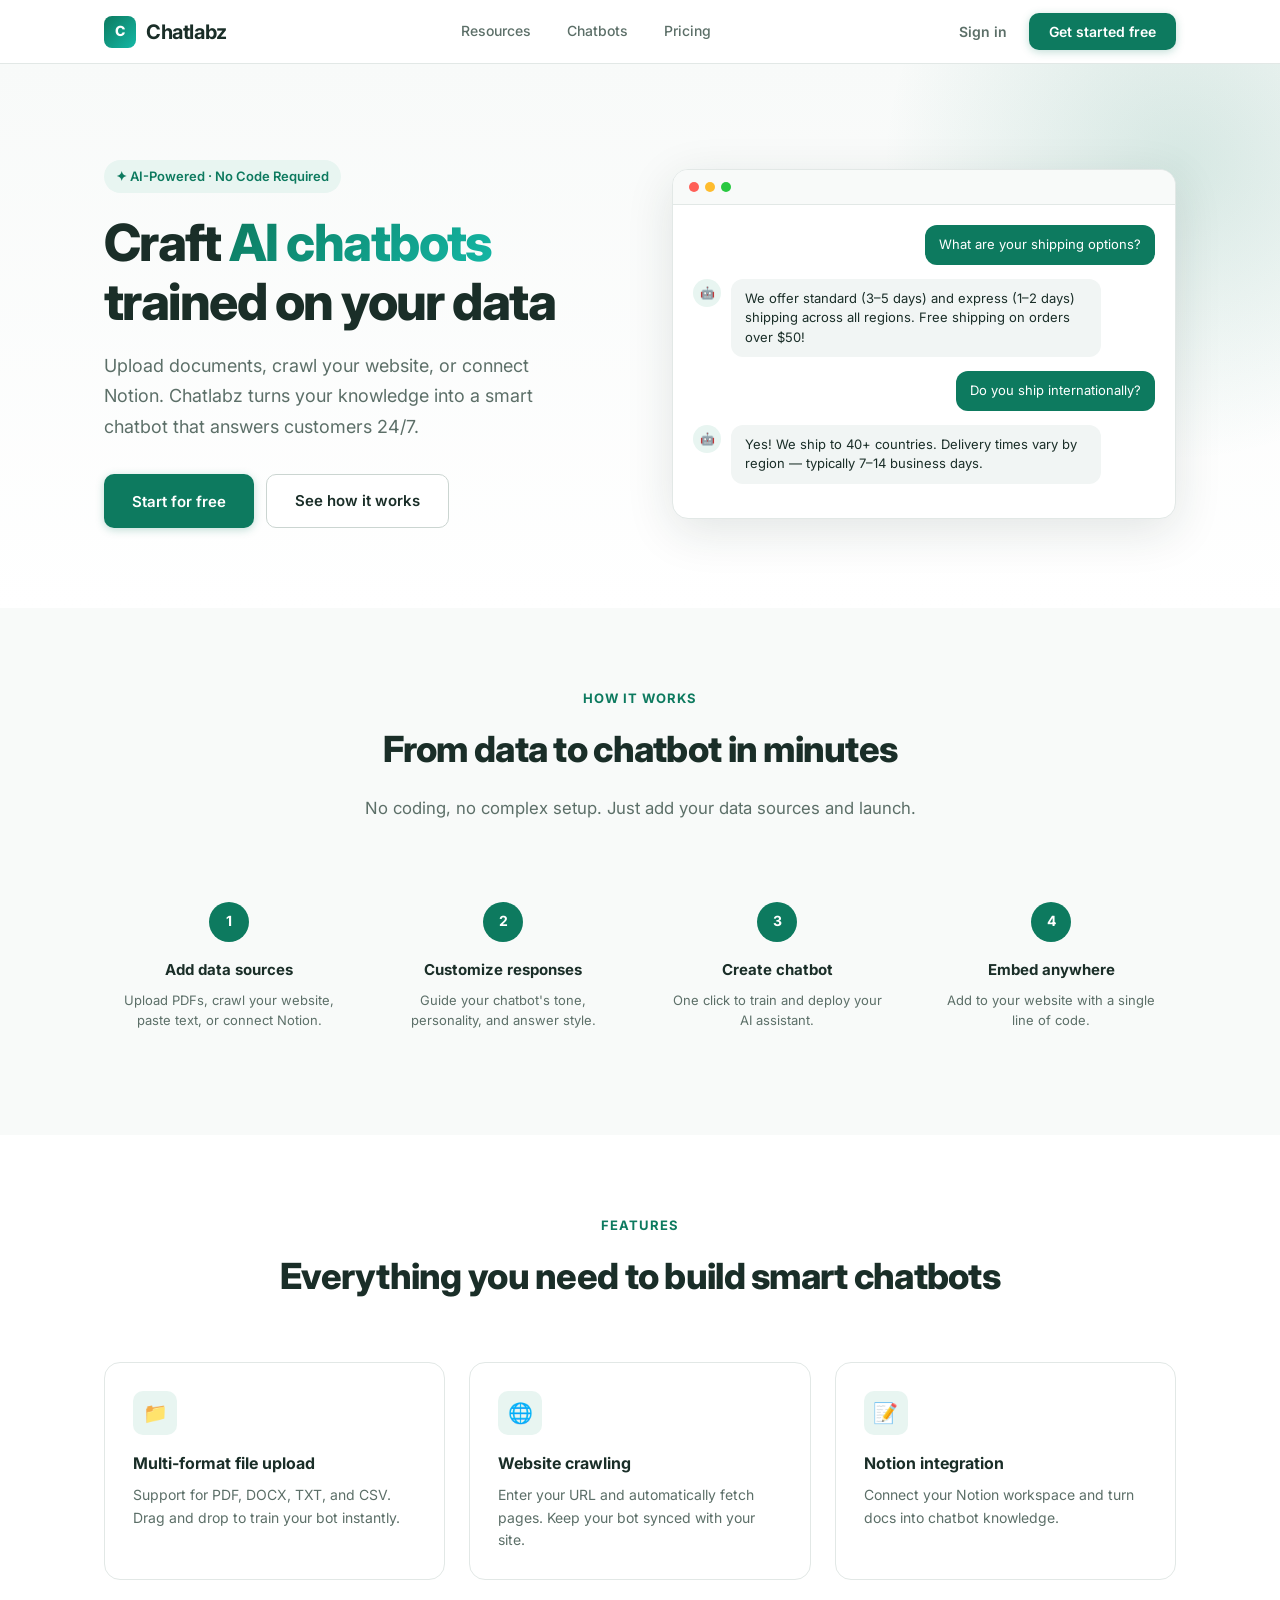
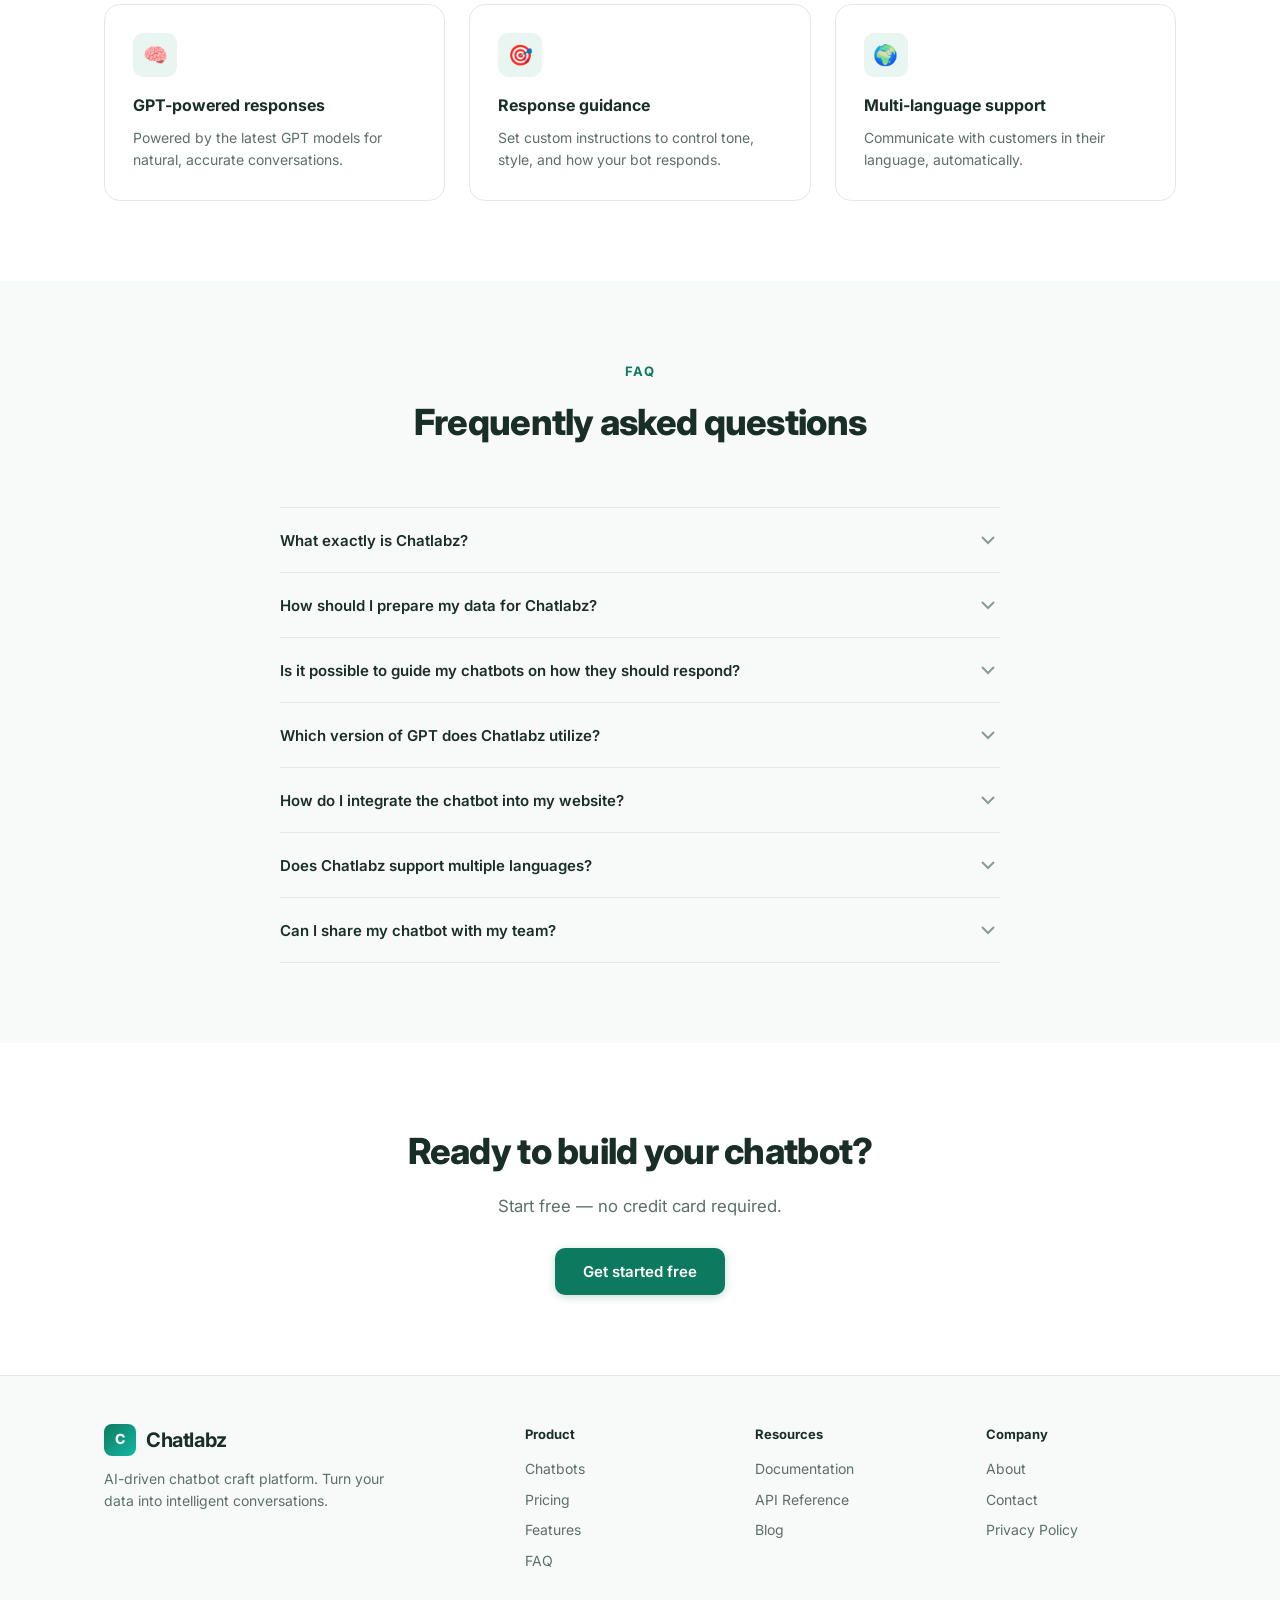
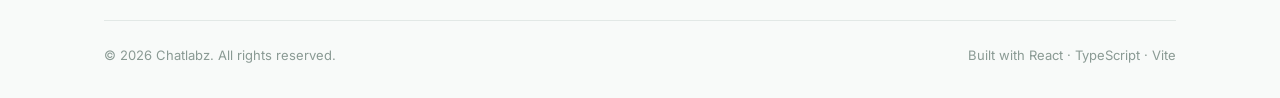
<file: index.html>
<!DOCTYPE html>
<html lang="en">
<head>
	<meta charset="UTF-8">
	<meta name="viewport" content="width=device-width, initial-scale=1.0">
	<title>Chatlabz — AI Chatbot Craft Platform</title>
	<meta name="description" content="Build custom AI chatbots trained on your data. Upload files, crawl websites, connect Notion — no code required.">
	<link rel="preconnect" href="https://fonts.googleapis.com">
	<link href="https://fonts.googleapis.com/css2?family=Inter:wght@400;500;600;700;800&display=swap" rel="stylesheet">
	<link rel="stylesheet" href="css/style.css">
</head>
<body>

<header class="site-header">
	<div class="container site-header__inner">
		<a href="index.html" class="logo">
			<span class="logo__icon">C</span>
			Chatlabz
		</a>
		<nav class="site-nav">
			<a href="#resources">Resources</a>
			<a href="dashboard.html">Chatbots</a>
			<a href="pricing.html">Pricing</a>
		</nav>
		<div class="site-header__actions">
			<button class="btn btn--ghost" data-open-signin>Sign in</button>
			<button class="btn btn--primary" data-open-signin>Get started free</button>
		</div>
	</div>
</header>

<main>
	<section class="hero">
		<div class="container hero__grid">
			<div class="hero__content">
				<div class="hero__badge">✦ AI-Powered · No Code Required</div>
				<h1 class="hero__title">Craft <span>AI chatbots</span> trained on your data</h1>
				<p class="hero__desc">Upload documents, crawl your website, or connect Notion. Chatlabz turns your knowledge into a smart chatbot that answers customers 24/7.</p>
				<div class="hero__cta">
					<button class="btn btn--primary btn--lg" data-open-signin>Start for free</button>
					<a href="#how-it-works" class="btn btn--outline btn--lg">See how it works</a>
				</div>
			</div>
			<div class="hero__visual">
				<div class="hero__mockup">
					<div class="mockup-bar">
						<span class="mockup-dot"></span>
						<span class="mockup-dot"></span>
						<span class="mockup-dot"></span>
					</div>
					<div class="mockup-body">
						<div class="chat-msg chat-msg--user">
							<div class="chat-bubble">What are your shipping options?</div>
						</div>
						<div class="chat-msg chat-msg--bot">
							<div class="chat-avatar">🤖</div>
							<div class="chat-bubble">We offer standard (3–5 days) and express (1–2 days) shipping across all regions. Free shipping on orders over $50!</div>
						</div>
						<div class="chat-msg chat-msg--user">
							<div class="chat-bubble">Do you ship internationally?</div>
						</div>
						<div class="chat-msg chat-msg--bot">
							<div class="chat-avatar">🤖</div>
							<div class="chat-bubble">Yes! We ship to 40+ countries. Delivery times vary by region — typically 7–14 business days.</div>
						</div>
					</div>
				</div>
			</div>
		</div>
	</section>

	<section class="section section--muted" id="how-it-works">
		<div class="container">
			<div class="section__header">
				<p class="section__label">How it works</p>
				<h2 class="section__title">From data to chatbot in minutes</h2>
				<p class="section__desc">No coding, no complex setup. Just add your data sources and launch.</p>
			</div>
			<div class="steps">
				<div class="step-card">
					<div class="step-card__num">1</div>
					<h3 class="step-card__title">Add data sources</h3>
					<p class="step-card__text">Upload PDFs, crawl your website, paste text, or connect Notion.</p>
				</div>
				<div class="step-card">
					<div class="step-card__num">2</div>
					<h3 class="step-card__title">Customize responses</h3>
					<p class="step-card__text">Guide your chatbot's tone, personality, and answer style.</p>
				</div>
				<div class="step-card">
					<div class="step-card__num">3</div>
					<h3 class="step-card__title">Create chatbot</h3>
					<p class="step-card__text">One click to train and deploy your AI assistant.</p>
				</div>
				<div class="step-card">
					<div class="step-card__num">4</div>
					<h3 class="step-card__title">Embed anywhere</h3>
					<p class="step-card__text">Add to your website with a single line of code.</p>
				</div>
			</div>
		</div>
	</section>

	<section class="section" id="resources">
		<div class="container">
			<div class="section__header">
				<p class="section__label">Features</p>
				<h2 class="section__title">Everything you need to build smart chatbots</h2>
			</div>
			<div class="features-grid">
				<article class="feature-card">
					<div class="feature-card__icon">📁</div>
					<h3 class="feature-card__title">Multi-format file upload</h3>
					<p class="feature-card__text">Support for PDF, DOCX, TXT, and CSV. Drag and drop to train your bot instantly.</p>
				</article>
				<article class="feature-card">
					<div class="feature-card__icon">🌐</div>
					<h3 class="feature-card__title">Website crawling</h3>
					<p class="feature-card__text">Enter your URL and automatically fetch pages. Keep your bot synced with your site.</p>
				</article>
				<article class="feature-card">
					<div class="feature-card__icon">📝</div>
					<h3 class="feature-card__title">Notion integration</h3>
					<p class="feature-card__text">Connect your Notion workspace and turn docs into chatbot knowledge.</p>
				</article>
				<article class="feature-card">
					<div class="feature-card__icon">🧠</div>
					<h3 class="feature-card__title">GPT-powered responses</h3>
					<p class="feature-card__text">Powered by the latest GPT models for natural, accurate conversations.</p>
				</article>
				<article class="feature-card">
					<div class="feature-card__icon">🎯</div>
					<h3 class="feature-card__title">Response guidance</h3>
					<p class="feature-card__text">Set custom instructions to control tone, style, and how your bot responds.</p>
				</article>
				<article class="feature-card">
					<div class="feature-card__icon">🌍</div>
					<h3 class="feature-card__title">Multi-language support</h3>
					<p class="feature-card__text">Communicate with customers in their language, automatically.</p>
				</article>
			</div>
		</div>
	</section>

	<section class="section section--muted" id="faq">
		<div class="container">
			<div class="section__header">
				<p class="section__label">FAQ</p>
				<h2 class="section__title">Frequently asked questions</h2>
			</div>
			<div class="faq">
				<div class="faq-item">
					<button class="faq-question" aria-expanded="false">
						What exactly is Chatlabz?
						<svg class="faq-question__icon" viewBox="0 0 24 24" fill="none" stroke="currentColor" stroke-width="2"><path d="M6 9l6 6 6-6"/></svg>
					</button>
					<div class="faq-answer">
						<div class="faq-answer__inner">Chatlabz is an AI-driven chatbot craft platform that lets you build custom chatbots trained on your own data — documents, websites, and knowledge bases — without writing any code.</div>
					</div>
				</div>
				<div class="faq-item">
					<button class="faq-question" aria-expanded="false">
						How should I prepare my data for Chatlabz?
						<svg class="faq-question__icon" viewBox="0 0 24 24" fill="none" stroke="currentColor" stroke-width="2"><path d="M6 9l6 6 6-6"/></svg>
					</button>
					<div class="faq-answer">
						<div class="faq-answer__inner">Simply upload your files (PDF, DOCX, TXT, CSV), paste text directly, crawl your website URLs, or connect your Notion workspace. Chatlabz automatically processes and indexes your content for the chatbot to reference.</div>
					</div>
				</div>
				<div class="faq-item">
					<button class="faq-question" aria-expanded="false">
						Is it possible to guide my chatbots on how they should respond?
						<svg class="faq-question__icon" viewBox="0 0 24 24" fill="none" stroke="currentColor" stroke-width="2"><path d="M6 9l6 6 6-6"/></svg>
					</button>
					<div class="faq-answer">
						<div class="faq-answer__inner">Yes. You can provide custom instructions to define your chatbot's personality, tone of voice, and response guidelines. This ensures consistent, on-brand answers across all conversations.</div>
					</div>
				</div>
				<div class="faq-item">
					<button class="faq-question" aria-expanded="false">
						Which version of GPT does Chatlabz utilize?
						<svg class="faq-question__icon" viewBox="0 0 24 24" fill="none" stroke="currentColor" stroke-width="2"><path d="M6 9l6 6 6-6"/></svg>
					</button>
					<div class="faq-answer">
						<div class="faq-answer__inner">Chatlabz uses the latest GPT models from OpenAI, including GPT-4o, to deliver accurate and natural-sounding responses. The model is automatically selected based on your plan.</div>
					</div>
				</div>
				<div class="faq-item">
					<button class="faq-question" aria-expanded="false">
						How do I integrate the chatbot into my website?
						<svg class="faq-question__icon" viewBox="0 0 24 24" fill="none" stroke="currentColor" stroke-width="2"><path d="M6 9l6 6 6-6"/></svg>
					</button>
					<div class="faq-answer">
						<div class="faq-answer__inner">After creating your chatbot, you'll receive an embed code snippet. Simply paste it before the closing &lt;/body&gt; tag on your website. The chat widget will appear automatically on all pages.</div>
					</div>
				</div>
				<div class="faq-item">
					<button class="faq-question" aria-expanded="false">
						Does Chatlabz support multiple languages?
						<svg class="faq-question__icon" viewBox="0 0 24 24" fill="none" stroke="currentColor" stroke-width="2"><path d="M6 9l6 6 6-6"/></svg>
					</button>
					<div class="faq-answer">
						<div class="faq-answer__inner">Yes. Chatlabz supports 50+ languages. Your chatbot can detect the user's language and respond accordingly, regardless of the language your training data is in.</div>
					</div>
				</div>
				<div class="faq-item">
					<button class="faq-question" aria-expanded="false">
						Can I share my chatbot with my team?
						<svg class="faq-question__icon" viewBox="0 0 24 24" fill="none" stroke="currentColor" stroke-width="2"><path d="M6 9l6 6 6-6"/></svg>
					</button>
					<div class="faq-answer">
						<div class="faq-answer__inner">Absolutely. Invite team members to collaborate on chatbot training, review conversation logs, and manage multiple bots from a shared dashboard.</div>
					</div>
				</div>
			</div>
		</div>
	</section>

	<section class="section">
		<div class="container" style="text-align:center;">
			<h2 class="section__title" style="margin-bottom:12px;">Ready to build your chatbot?</h2>
			<p class="section__desc" style="margin:0 auto 28px;">Start free — no credit card required.</p>
			<button class="btn btn--primary btn--lg" data-open-signin>Get started free</button>
		</div>
	</section>
</main>

<footer class="site-footer">
	<div class="container">
		<div class="footer-grid">
			<div class="footer-brand">
				<a href="index.html" class="logo">
					<span class="logo__icon">C</span>
					Chatlabz
				</a>
				<p class="footer-brand__desc">AI-driven chatbot craft platform. Turn your data into intelligent conversations.</p>
			</div>
			<div class="footer-col">
				<h4 class="footer-col__title">Product</h4>
				<a href="dashboard.html">Chatbots</a>
				<a href="pricing.html">Pricing</a>
				<a href="#resources">Features</a>
				<a href="#faq">FAQ</a>
			</div>
			<div class="footer-col">
				<h4 class="footer-col__title">Resources</h4>
				<a href="#">Documentation</a>
				<a href="#">API Reference</a>
				<a href="#">Blog</a>
			</div>
			<div class="footer-col">
				<h4 class="footer-col__title">Company</h4>
				<a href="#">About</a>
				<a href="#">Contact</a>
				<a href="#">Privacy Policy</a>
			</div>
		</div>
		<div class="footer-bottom">
			<span>© 2026 Chatlabz. All rights reserved.</span>
			<span>Built with React · TypeScript · Vite</span>
		</div>
	</div>
</footer>

<!-- Sign-in Modal -->
<div class="modal-overlay" id="signin-modal" role="dialog" aria-modal="true" aria-labelledby="modal-title">
	<div class="modal" style="position:relative;">
		<button class="modal__close" data-close-modal aria-label="Close">✕</button>
		<h2 class="modal__title" id="modal-title">Sign in to continue to Chatlabz</h2>
		<p class="modal__subtitle">Build AI chatbots trained on your data</p>
		<button class="btn btn--google" id="google-signin">
			<svg width="18" height="18" viewBox="0 0 24 24"><path fill="#4285F4" d="M22.56 12.25c0-.78-.07-1.53-.2-2.25H12v4.26h5.92c-.26 1.37-1.04 2.53-2.21 3.31v2.77h3.57c2.08-1.92 3.28-4.74 3.28-8.09z"/><path fill="#34A853" d="M12 23c2.97 0 5.46-.98 7.28-2.66l-3.57-2.77c-.98.66-2.23 1.06-3.71 1.06-2.86 0-5.29-1.93-6.16-4.53H2.18v2.84C3.99 20.53 7.7 23 12 23z"/><path fill="#FBBC05" d="M5.84 14.09c-.22-.66-.35-1.36-.35-2.09s.13-1.43.35-2.09V7.07H2.18C1.43 8.55 1 10.22 1 12s.43 3.45 1.18 4.93l2.85-2.22.81-.62z"/><path fill="#EA4335" d="M12 5.38c1.62 0 3.06.56 4.21 1.64l3.15-3.15C17.45 2.09 14.97 1 12 1 7.7 1 3.99 3.47 2.18 7.07l3.66 2.84c.87-2.6 3.3-4.53 6.16-4.53z"/></svg>
			Continue with Google
		</button>
		<div class="modal__divider">or</div>
		<div class="form-group">
			<label class="form-label" for="signin-email">Email address</label>
			<input type="email" class="form-input" id="signin-email" placeholder="you@company.com">
		</div>
		<button class="btn btn--primary" id="email-signin" style="width:100%;padding:12px;">Sign in with Email</button>
	</div>
</div>

<script src="js/main.js"></script>
</body>
</html>
</file>
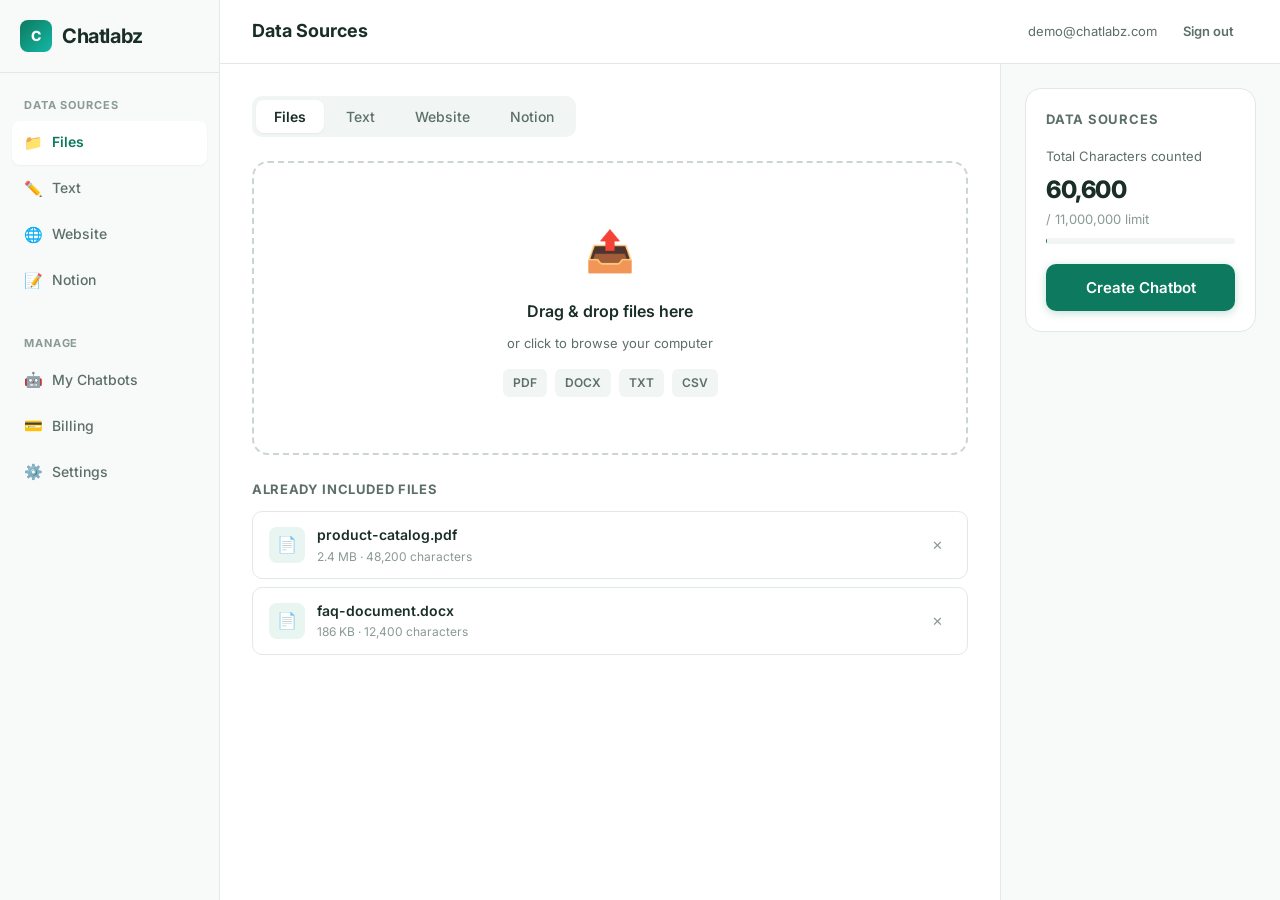
<file: dashboard.html>
<!DOCTYPE html>
<html lang="en">
<head>
	<meta charset="UTF-8">
	<meta name="viewport" content="width=device-width, initial-scale=1.0">
	<title>Dashboard — Chatlabz</title>
	<link rel="preconnect" href="https://fonts.googleapis.com">
	<link href="https://fonts.googleapis.com/css2?family=Inter:wght@400;500;600;700;800&display=swap" rel="stylesheet">
	<link rel="stylesheet" href="css/style.css">
</head>
<body>

<div class="dashboard">
	<aside class="dashboard-sidebar">
		<div class="dashboard-sidebar__header">
			<a href="index.html" class="logo">
				<span class="logo__icon">C</span>
				Chatlabz
			</a>
		</div>
		<nav class="dashboard-sidebar__nav">
			<p class="sidebar-label">Data Sources</p>
			<a href="#" class="sidebar-link is-active" data-source="files">
				<span class="sidebar-link__icon">📁</span> Files
			</a>
			<a href="#" class="sidebar-link" data-source="text">
				<span class="sidebar-link__icon">✏️</span> Text
			</a>
			<a href="#" class="sidebar-link" data-source="website">
				<span class="sidebar-link__icon">🌐</span> Website
			</a>
			<a href="#" class="sidebar-link" data-source="notion">
				<span class="sidebar-link__icon">📝</span> Notion
			</a>
			<p class="sidebar-label" style="margin-top:24px;">Manage</p>
			<a href="#" class="sidebar-link">
				<span class="sidebar-link__icon">🤖</span> My Chatbots
			</a>
			<a href="pricing.html" class="sidebar-link">
				<span class="sidebar-link__icon">💳</span> Billing
			</a>
			<a href="#" class="sidebar-link">
				<span class="sidebar-link__icon">⚙️</span> Settings
			</a>
		</nav>
	</aside>

	<div class="dashboard-main">
		<header class="dashboard-topbar">
			<h1 class="dashboard-topbar__title">Data Sources</h1>
			<div style="display:flex;align-items:center;gap:12px;">
				<span style="font-size:13px;color:var(--text-muted);">demo@chatlabz.com</span>
				<a href="index.html" class="btn btn--ghost btn--sm">Sign out</a>
			</div>
		</header>

		<div class="dashboard-body">
			<div class="dashboard-content">
				<div class="source-tabs">
					<button class="source-tab is-active" data-tab="files">Files</button>
					<button class="source-tab" data-tab="text">Text</button>
					<button class="source-tab" data-tab="website">Website</button>
					<button class="source-tab" data-tab="notion">Notion</button>
				</div>

				<!-- Files Panel -->
				<div class="source-panel is-active" id="panel-files">
					<div class="dropzone" id="dropzone">
						<div class="dropzone__icon">📤</div>
						<p class="dropzone__title">Drag &amp; drop files here</p>
						<p class="dropzone__desc">or click to browse your computer</p>
						<div class="dropzone__formats">
							<span class="format-tag">PDF</span>
							<span class="format-tag">DOCX</span>
							<span class="format-tag">TXT</span>
							<span class="format-tag">CSV</span>
						</div>
					</div>
					<input type="file" id="file-input" multiple accept=".pdf,.docx,.txt,.csv" hidden>
					<div class="file-list" id="file-list-section">
						<p class="file-list__title">Already Included Files</p>
						<div id="file-list"></div>
					</div>
				</div>

				<!-- Text Panel -->
				<div class="source-panel" id="panel-text">
					<p style="font-size:14px;color:var(--text-muted);margin-bottom:16px;">Paste or type text content directly. This will be used to train your chatbot.</p>
					<textarea class="text-area" id="text-source" placeholder="Enter your FAQ, product descriptions, policies, or any text content here…"></textarea>
				</div>

				<!-- Website Panel -->
				<div class="source-panel" id="panel-website">
					<p style="font-size:14px;color:var(--text-muted);margin-bottom:16px;">Enter your website URL to crawl pages and extract content for your chatbot.</p>
					<div class="url-input-group">
						<input type="url" class="form-input" id="website-url" placeholder="https://yourwebsite.com">
						<button class="btn btn--primary" id="crawl-btn">Crawl Links</button>
					</div>
					<div class="file-list">
						<p class="file-list__title">Included Links</p>
						<div id="link-list"></div>
					</div>
				</div>

				<!-- Notion Panel -->
				<div class="source-panel" id="panel-notion">
					<div class="notion-connect">
						<div class="notion-connect__icon">📝</div>
						<h3 style="font-size:1.125rem;font-weight:700;margin-bottom:8px;">Connect Notion</h3>
						<p style="font-size:14px;color:var(--text-muted);margin-bottom:24px;max-width:360px;margin-left:auto;margin-right:auto;">Link your Notion workspace to import pages and databases as chatbot training data.</p>
						<button class="btn btn--outline" onclick="showToast('Notion OAuth would open here')">Connect to Notion</button>
					</div>
				</div>
			</div>

			<aside class="dashboard-panel">
				<div class="panel-card">
					<h3 class="panel-card__title">Data Sources</h3>
					<div class="panel-stat">
						<p class="panel-stat__label">Total Characters counted</p>
						<p class="panel-stat__value" id="char-count">0</p>
						<p class="panel-stat__limit">/ 11,000,000 limit</p>
						<div class="progress-bar">
							<div class="progress-bar__fill" id="progress-fill" style="width:0.5%"></div>
						</div>
					</div>
					<button class="btn btn--primary" id="create-chatbot" style="width:100%;padding:14px;font-size:15px;">
						Create Chatbot
					</button>
				</div>
			</aside>
		</div>
	</div>
</div>

<script src="js/main.js"></script>
</body>
</html>
</file>
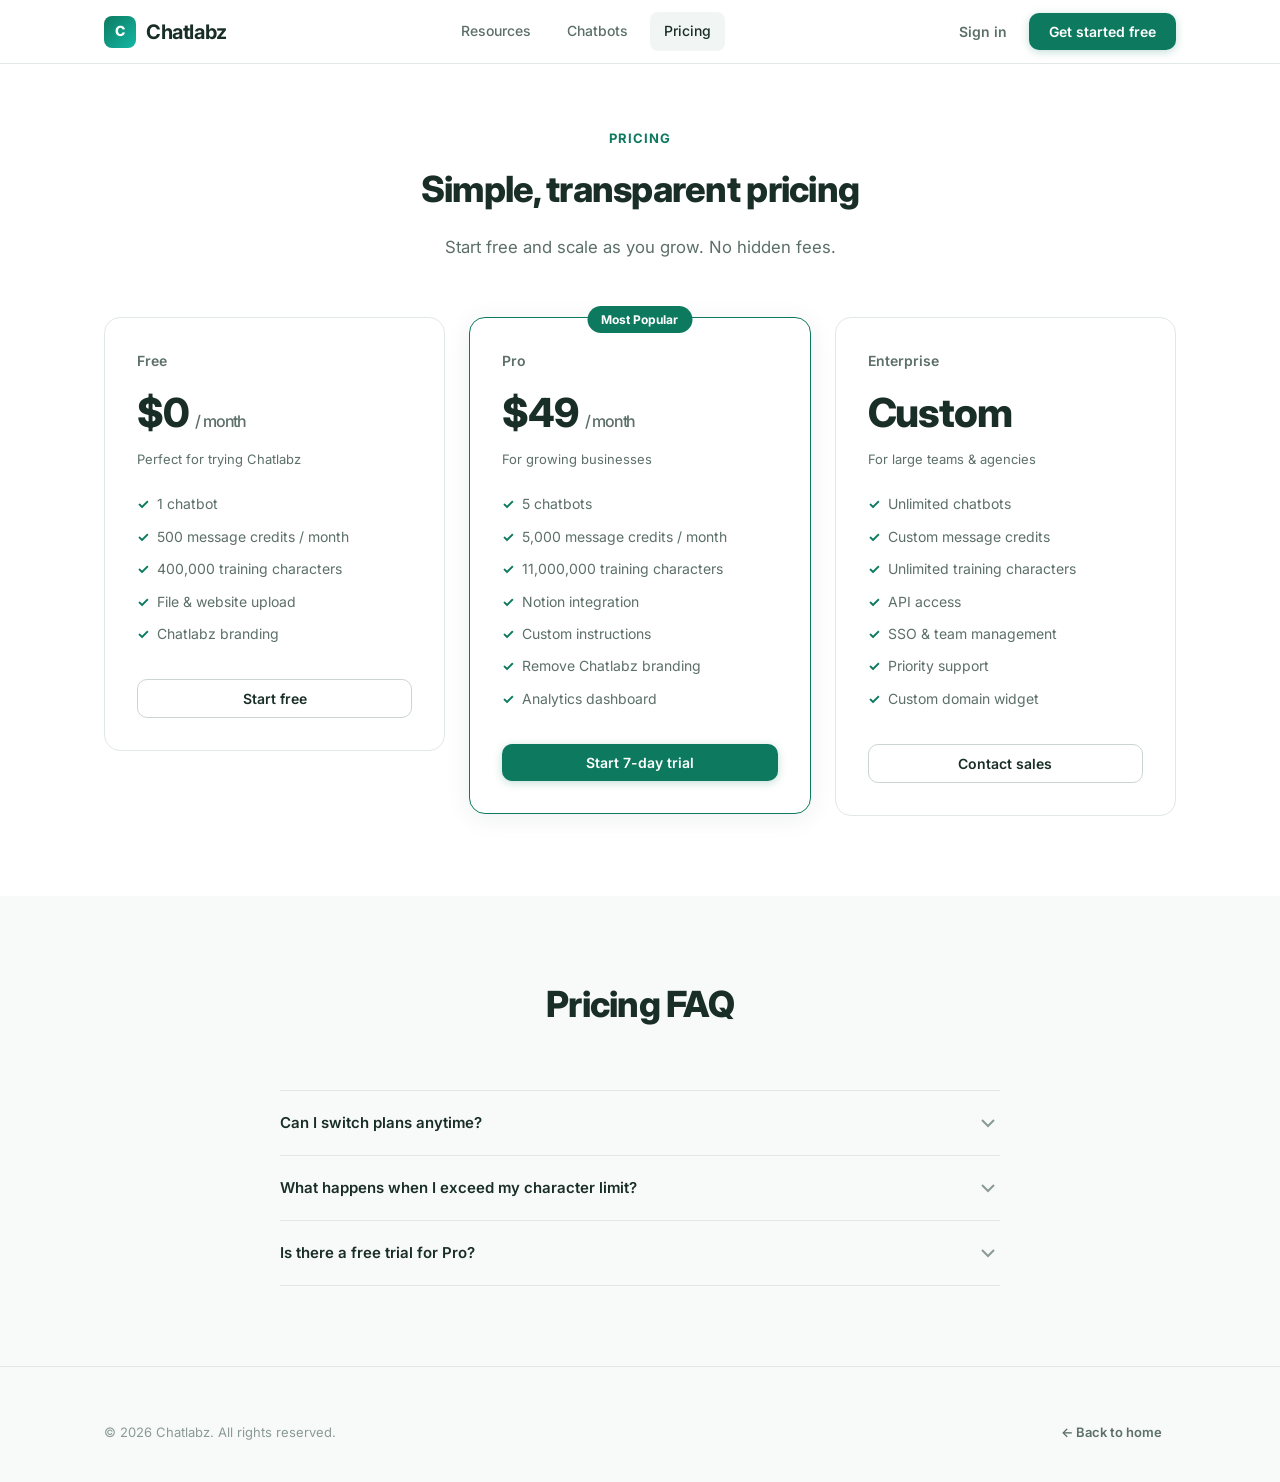
<file: pricing.html>
<!DOCTYPE html>
<html lang="en">
<head>
	<meta charset="UTF-8">
	<meta name="viewport" content="width=device-width, initial-scale=1.0">
	<title>Pricing — Chatlabz</title>
	<link rel="preconnect" href="https://fonts.googleapis.com">
	<link href="https://fonts.googleapis.com/css2?family=Inter:wght@400;500;600;700;800&display=swap" rel="stylesheet">
	<link rel="stylesheet" href="css/style.css">
</head>
<body>

<header class="site-header">
	<div class="container site-header__inner">
		<a href="index.html" class="logo">
			<span class="logo__icon">C</span>
			Chatlabz
		</a>
		<nav class="site-nav">
			<a href="index.html#resources">Resources</a>
			<a href="dashboard.html">Chatbots</a>
			<a href="pricing.html" class="is-active">Pricing</a>
		</nav>
		<div class="site-header__actions">
			<button class="btn btn--ghost" data-open-signin>Sign in</button>
			<button class="btn btn--primary" data-open-signin>Get started free</button>
		</div>
	</div>
</header>

<main>
	<section class="section" style="padding-top:64px;">
		<div class="container">
			<div class="section__header">
				<p class="section__label">Pricing</p>
				<h2 class="section__title">Simple, transparent pricing</h2>
				<p class="section__desc">Start free and scale as you grow. No hidden fees.</p>
			</div>
			<div class="pricing-grid">
				<article class="pricing-card">
					<p class="pricing-card__name">Free</p>
					<p class="pricing-card__price">$0 <span>/ month</span></p>
					<p class="pricing-card__desc">Perfect for trying Chatlabz</p>
					<ul class="pricing-card__features">
						<li>1 chatbot</li>
						<li>500 message credits / month</li>
						<li>400,000 training characters</li>
						<li>File &amp; website upload</li>
						<li>Chatlabz branding</li>
					</ul>
					<button class="btn btn--outline" data-open-signin>Start free</button>
				</article>
				<article class="pricing-card pricing-card--featured">
					<span class="pricing-card__badge">Most Popular</span>
					<p class="pricing-card__name">Pro</p>
					<p class="pricing-card__price">$49 <span>/ month</span></p>
					<p class="pricing-card__desc">For growing businesses</p>
					<ul class="pricing-card__features">
						<li>5 chatbots</li>
						<li>5,000 message credits / month</li>
						<li>11,000,000 training characters</li>
						<li>Notion integration</li>
						<li>Custom instructions</li>
						<li>Remove Chatlabz branding</li>
						<li>Analytics dashboard</li>
					</ul>
					<button class="btn btn--primary" data-open-signin>Start 7-day trial</button>
				</article>
				<article class="pricing-card">
					<p class="pricing-card__name">Enterprise</p>
					<p class="pricing-card__price">Custom</p>
					<p class="pricing-card__desc">For large teams &amp; agencies</p>
					<ul class="pricing-card__features">
						<li>Unlimited chatbots</li>
						<li>Custom message credits</li>
						<li>Unlimited training characters</li>
						<li>API access</li>
						<li>SSO &amp; team management</li>
						<li>Priority support</li>
						<li>Custom domain widget</li>
					</ul>
					<button class="btn btn--outline">Contact sales</button>
				</article>
			</div>
		</div>
	</section>

	<section class="section section--muted" id="faq">
		<div class="container">
			<div class="section__header">
				<h2 class="section__title">Pricing FAQ</h2>
			</div>
			<div class="faq">
				<div class="faq-item">
					<button class="faq-question">
						Can I switch plans anytime?
						<svg class="faq-question__icon" viewBox="0 0 24 24" fill="none" stroke="currentColor" stroke-width="2"><path d="M6 9l6 6 6-6"/></svg>
					</button>
					<div class="faq-answer">
						<div class="faq-answer__inner">Yes. Upgrade or downgrade your plan at any time. Changes take effect immediately and billing is prorated.</div>
					</div>
				</div>
				<div class="faq-item">
					<button class="faq-question">
						What happens when I exceed my character limit?
						<svg class="faq-question__icon" viewBox="0 0 24 24" fill="none" stroke="currentColor" stroke-width="2"><path d="M6 9l6 6 6-6"/></svg>
					</button>
					<div class="faq-answer">
						<div class="faq-answer__inner">You'll be notified when approaching your limit. You can remove old data sources or upgrade to a higher plan to add more training data.</div>
					</div>
				</div>
				<div class="faq-item">
					<button class="faq-question">
						Is there a free trial for Pro?
						<svg class="faq-question__icon" viewBox="0 0 24 24" fill="none" stroke="currentColor" stroke-width="2"><path d="M6 9l6 6 6-6"/></svg>
					</button>
					<div class="faq-answer">
						<div class="faq-answer__inner">Yes. Pro comes with a 7-day free trial. No credit card required to start on the Free plan.</div>
					</div>
				</div>
			</div>
		</div>
	</section>
</main>

<footer class="site-footer">
	<div class="container">
		<div class="footer-bottom" style="border:none;padding:0;">
			<span>© 2026 Chatlabz. All rights reserved.</span>
			<a href="index.html" class="btn btn--ghost btn--sm">← Back to home</a>
		</div>
	</div>
</footer>

<div class="modal-overlay" id="signin-modal" role="dialog" aria-modal="true">
	<div class="modal" style="position:relative;">
		<button class="modal__close" data-close-modal aria-label="Close">✕</button>
		<h2 class="modal__title">Sign in to continue to Chatlabz</h2>
		<p class="modal__subtitle">Build AI chatbots trained on your data</p>
		<button class="btn btn--google" id="google-signin">
			<svg width="18" height="18" viewBox="0 0 24 24"><path fill="#4285F4" d="M22.56 12.25c0-.78-.07-1.53-.2-2.25H12v4.26h5.92c-.26 1.37-1.04 2.53-2.21 3.31v2.77h3.57c2.08-1.92 3.28-4.74 3.28-8.09z"/><path fill="#34A853" d="M12 23c2.97 0 5.46-.98 7.28-2.66l-3.57-2.77c-.98.66-2.23 1.06-3.71 1.06-2.86 0-5.29-1.93-6.16-4.53H2.18v2.84C3.99 20.53 7.7 23 12 23z"/><path fill="#FBBC05" d="M5.84 14.09c-.22-.66-.35-1.36-.35-2.09s.13-1.43.35-2.09V7.07H2.18C1.43 8.55 1 10.22 1 12s.43 3.45 1.18 4.93l2.85-2.22.81-.62z"/><path fill="#EA4335" d="M12 5.38c1.62 0 3.06.56 4.21 1.64l3.15-3.15C17.45 2.09 14.97 1 12 1 7.7 1 3.99 3.47 2.18 7.07l3.66 2.84c.87-2.6 3.3-4.53 6.16-4.53z"/></svg>
			Continue with Google
		</button>
		<div class="modal__divider">or</div>
		<div class="form-group">
			<label class="form-label" for="signin-email">Email address</label>
			<input type="email" class="form-input" id="signin-email" placeholder="you@company.com">
		</div>
		<button class="btn btn--primary" id="email-signin" style="width:100%;padding:12px;">Sign in with Email</button>
	</div>
</div>

<script src="js/main.js"></script>
</body>
</html>
</file>
<file: css/style.css>
/* Chatlabz — AI Chatbot SaaS Platform */

:root {
	--bg: #ffffff;
	--bg-subtle: #f8faf9;
	--bg-muted: #f1f5f4;
	--border: #e2e8e6;
	--border-strong: #cbd5d1;
	--text: #1a2e28;
	--text-muted: #5c6f68;
	--text-light: #8a9a94;
	--primary: #0d7a5f;
	--primary-hover: #0a634d;
	--primary-light: #e8f5f1;
	--primary-ring: rgba(13, 122, 95, 0.15);
	--accent: #14b8a6;
	--danger: #ef4444;
	--shadow-sm: 0 1px 2px rgba(26, 46, 40, 0.05);
	--shadow: 0 4px 24px rgba(26, 46, 40, 0.08);
	--shadow-lg: 0 12px 48px rgba(26, 46, 40, 0.12);
	--radius: 10px;
	--radius-lg: 16px;
	--font: 'Inter', -apple-system, BlinkMacSystemFont, 'Segoe UI', sans-serif;
	--header-h: 64px;
	--sidebar-w: 220px;
	--panel-w: 280px;
	--transition: 0.2s ease;
}

*, *::before, *::after { box-sizing: border-box; margin: 0; padding: 0; }

html { scroll-behavior: smooth; }

body {
	font-family: var(--font);
	font-size: 15px;
	line-height: 1.6;
	color: var(--text);
	background: var(--bg);
	-webkit-font-smoothing: antialiased;
}

a { color: inherit; text-decoration: none; }
button { font-family: inherit; cursor: pointer; border: none; background: none; }
img { max-width: 100%; display: block; }
ul { list-style: none; }

.container {
	width: 100%;
	max-width: 1120px;
	margin: 0 auto;
	padding: 0 24px;
}

/* Logo */
.logo {
	display: inline-flex;
	align-items: center;
	gap: 10px;
	font-weight: 700;
	font-size: 1.25rem;
	color: var(--text);
	letter-spacing: -0.02em;
}

.logo__icon {
	width: 32px;
	height: 32px;
	background: linear-gradient(135deg, var(--primary) 0%, var(--accent) 100%);
	border-radius: 8px;
	display: flex;
	align-items: center;
	justify-content: center;
	color: white;
	font-size: 14px;
	font-weight: 800;
}

/* Buttons */
.btn {
	display: inline-flex;
	align-items: center;
	justify-content: center;
	gap: 8px;
	padding: 10px 20px;
	border-radius: var(--radius);
	font-size: 14px;
	font-weight: 600;
	transition: all var(--transition);
	white-space: nowrap;
}

.btn--primary {
	background: var(--primary);
	color: white;
	box-shadow: 0 2px 8px rgba(13, 122, 95, 0.25);
}

.btn--primary:hover {
	background: var(--primary-hover);
	transform: translateY(-1px);
	box-shadow: 0 4px 12px rgba(13, 122, 95, 0.3);
}

.btn--primary:disabled {
	opacity: 0.5;
	cursor: not-allowed;
	transform: none;
}

.btn--outline {
	border: 1.5px solid var(--border-strong);
	color: var(--text);
	background: white;
}

.btn--outline:hover {
	border-color: var(--primary);
	color: var(--primary);
	background: var(--primary-light);
}

.btn--ghost {
	color: var(--text-muted);
	padding: 8px 14px;
}

.btn--ghost:hover { color: var(--text); background: var(--bg-muted); }

.btn--google {
	width: 100%;
	border: 1.5px solid var(--border);
	background: white;
	color: var(--text);
	padding: 12px 20px;
	font-weight: 500;
}

.btn--google:hover {
	background: var(--bg-subtle);
	border-color: var(--border-strong);
}

.btn--lg { padding: 14px 28px; font-size: 15px; }

.btn--sm { padding: 7px 14px; font-size: 13px; }

/* Header */
.site-header {
	position: sticky;
	top: 0;
	z-index: 100;
	height: var(--header-h);
	background: rgba(255, 255, 255, 0.92);
	backdrop-filter: blur(12px);
	border-bottom: 1px solid var(--border);
}

.site-header__inner {
	display: flex;
	align-items: center;
	justify-content: space-between;
	height: 100%;
}

.site-nav {
	display: flex;
	align-items: center;
	gap: 8px;
}

.site-nav a {
	padding: 8px 14px;
	font-size: 14px;
	font-weight: 500;
	color: var(--text-muted);
	border-radius: 8px;
	transition: all var(--transition);
}

.site-nav a:hover,
.site-nav a.is-active {
	color: var(--text);
	background: var(--bg-muted);
}

.site-header__actions {
	display: flex;
	align-items: center;
	gap: 8px;
}

/* Hero */
.hero {
	padding: 96px 0 80px;
	background: linear-gradient(180deg, var(--bg-subtle) 0%, var(--bg) 100%);
	overflow: hidden;
	position: relative;
}

.hero::before {
	content: '';
	position: absolute;
	top: -200px;
	right: -200px;
	width: 600px;
	height: 600px;
	background: radial-gradient(circle, var(--primary-ring) 0%, transparent 70%);
	pointer-events: none;
}

.hero__grid {
	display: grid;
	grid-template-columns: 1fr 1fr;
	gap: 64px;
	align-items: center;
}

.hero__badge {
	display: inline-flex;
	align-items: center;
	gap: 6px;
	padding: 6px 12px;
	background: var(--primary-light);
	color: var(--primary);
	border-radius: 100px;
	font-size: 13px;
	font-weight: 600;
	margin-bottom: 20px;
}

.hero__title {
	font-size: clamp(2.25rem, 4vw, 3.25rem);
	font-weight: 800;
	line-height: 1.15;
	letter-spacing: -0.03em;
	margin-bottom: 20px;
}

.hero__title span {
	background: linear-gradient(135deg, var(--primary), var(--accent));
	-webkit-background-clip: text;
	-webkit-text-fill-color: transparent;
	background-clip: text;
}

.hero__desc {
	font-size: 1.125rem;
	color: var(--text-muted);
	margin-bottom: 32px;
	max-width: 480px;
	line-height: 1.7;
}

.hero__cta { display: flex; gap: 12px; flex-wrap: wrap; }

.hero__visual {
	position: relative;
}

.hero__mockup {
	background: white;
	border: 1px solid var(--border);
	border-radius: var(--radius-lg);
	box-shadow: var(--shadow-lg);
	overflow: hidden;
}

.mockup-bar {
	display: flex;
	align-items: center;
	gap: 6px;
	padding: 12px 16px;
	background: var(--bg-subtle);
	border-bottom: 1px solid var(--border);
}

.mockup-dot {
	width: 10px;
	height: 10px;
	border-radius: 50%;
	background: var(--border-strong);
}

.mockup-dot:nth-child(1) { background: #ff5f57; }
.mockup-dot:nth-child(2) { background: #febc2e; }
.mockup-dot:nth-child(3) { background: #28c840; }

.mockup-body { padding: 20px; }

.chat-msg {
	display: flex;
	gap: 10px;
	margin-bottom: 14px;
}

.chat-msg--bot .chat-bubble {
	background: var(--bg-muted);
	color: var(--text);
}

.chat-msg--user {
	flex-direction: row-reverse;
}

.chat-msg--user .chat-bubble {
	background: var(--primary);
	color: white;
}

.chat-avatar {
	width: 28px;
	height: 28px;
	border-radius: 50%;
	background: var(--primary-light);
	display: flex;
	align-items: center;
	justify-content: center;
	font-size: 12px;
	flex-shrink: 0;
}

.chat-bubble {
	padding: 10px 14px;
	border-radius: 12px;
	font-size: 13px;
	max-width: 80%;
	line-height: 1.5;
}

/* Features */
.section { padding: 80px 0; }

.section--muted { background: var(--bg-subtle); }

.section__label {
	font-size: 13px;
	font-weight: 700;
	text-transform: uppercase;
	letter-spacing: 0.08em;
	color: var(--primary);
	margin-bottom: 12px;
}

.section__title {
	font-size: clamp(1.75rem, 3vw, 2.25rem);
	font-weight: 800;
	letter-spacing: -0.02em;
	margin-bottom: 16px;
}

.section__desc {
	color: var(--text-muted);
	font-size: 1.05rem;
	max-width: 560px;
}

.section__header {
	text-align: center;
	margin-bottom: 56px;
}

.section__header .section__desc { margin: 0 auto; }

.features-grid {
	display: grid;
	grid-template-columns: repeat(3, 1fr);
	gap: 24px;
}

.feature-card {
	padding: 28px;
	background: white;
	border: 1px solid var(--border);
	border-radius: var(--radius-lg);
	transition: all var(--transition);
}

.feature-card:hover {
	border-color: var(--primary);
	box-shadow: var(--shadow);
	transform: translateY(-2px);
}

.feature-card__icon {
	width: 44px;
	height: 44px;
	background: var(--primary-light);
	border-radius: 10px;
	display: flex;
	align-items: center;
	justify-content: center;
	font-size: 20px;
	margin-bottom: 16px;
}

.feature-card__title {
	font-size: 1rem;
	font-weight: 700;
	margin-bottom: 8px;
}

.feature-card__text {
	font-size: 14px;
	color: var(--text-muted);
	line-height: 1.6;
}

/* Steps */
.steps {
	display: grid;
	grid-template-columns: repeat(4, 1fr);
	gap: 24px;
	counter-reset: step;
}

.step-card {
	text-align: center;
	padding: 24px 16px;
}

.step-card__num {
	width: 40px;
	height: 40px;
	background: var(--primary);
	color: white;
	border-radius: 50%;
	display: flex;
	align-items: center;
	justify-content: center;
	font-weight: 700;
	font-size: 14px;
	margin: 0 auto 16px;
}

.step-card__title {
	font-weight: 700;
	margin-bottom: 8px;
	font-size: 15px;
}

.step-card__text {
	font-size: 13px;
	color: var(--text-muted);
}

/* FAQ */
.faq {
	max-width: 720px;
	margin: 0 auto;
}

.faq-item {
	border-bottom: 1px solid var(--border);
}

.faq-item:first-child { border-top: 1px solid var(--border); }

.faq-question {
	width: 100%;
	display: flex;
	align-items: center;
	justify-content: space-between;
	gap: 16px;
	padding: 20px 0;
	text-align: left;
	font-size: 15px;
	font-weight: 600;
	color: var(--text);
	transition: color var(--transition);
}

.faq-question:hover { color: var(--primary); }

.faq-question__icon {
	width: 24px;
	height: 24px;
	flex-shrink: 0;
	color: var(--text-light);
	transition: transform var(--transition);
}

.faq-item.is-open .faq-question__icon { transform: rotate(180deg); }

.faq-answer {
	max-height: 0;
	overflow: hidden;
	transition: max-height 0.35s ease;
}

.faq-item.is-open .faq-answer { max-height: 300px; }

.faq-answer__inner {
	padding: 0 0 20px;
	font-size: 14px;
	color: var(--text-muted);
	line-height: 1.7;
}

/* Pricing */
.pricing-grid {
	display: grid;
	grid-template-columns: repeat(3, 1fr);
	gap: 24px;
	align-items: start;
}

.pricing-card {
	background: white;
	border: 1.5px solid var(--border);
	border-radius: var(--radius-lg);
	padding: 32px;
	position: relative;
}

.pricing-card--featured {
	border-color: var(--primary);
	box-shadow: var(--shadow);
}

.pricing-card__badge {
	position: absolute;
	top: -12px;
	left: 50%;
	transform: translateX(-50%);
	background: var(--primary);
	color: white;
	font-size: 12px;
	font-weight: 700;
	padding: 4px 14px;
	border-radius: 100px;
}

.pricing-card__name {
	font-size: 14px;
	font-weight: 600;
	color: var(--text-muted);
	margin-bottom: 8px;
}

.pricing-card__price {
	font-size: 2.5rem;
	font-weight: 800;
	letter-spacing: -0.03em;
	margin-bottom: 4px;
}

.pricing-card__price span {
	font-size: 1rem;
	font-weight: 500;
	color: var(--text-muted);
}

.pricing-card__desc {
	font-size: 13px;
	color: var(--text-muted);
	margin-bottom: 24px;
}

.pricing-card__features li {
	display: flex;
	align-items: flex-start;
	gap: 8px;
	font-size: 14px;
	color: var(--text-muted);
	margin-bottom: 10px;
}

.pricing-card__features li::before {
	content: '✓';
	color: var(--primary);
	font-weight: 700;
	flex-shrink: 0;
}

.pricing-card .btn { width: 100%; margin-top: 24px; }

/* Modal */
.modal-overlay {
	position: fixed;
	inset: 0;
	background: rgba(26, 46, 40, 0.5);
	backdrop-filter: blur(4px);
	z-index: 200;
	display: flex;
	align-items: center;
	justify-content: center;
	padding: 24px;
	opacity: 0;
	visibility: hidden;
	transition: all var(--transition);
}

.modal-overlay.is-open {
	opacity: 1;
	visibility: visible;
}

.modal {
	background: white;
	border-radius: var(--radius-lg);
	box-shadow: var(--shadow-lg);
	width: 100%;
	max-width: 420px;
	padding: 40px;
	transform: translateY(16px) scale(0.98);
	transition: transform 0.25s ease;
}

.modal-overlay.is-open .modal {
	transform: translateY(0) scale(1);
}

.modal__close {
	position: absolute;
	top: 16px;
	right: 16px;
	width: 32px;
	height: 32px;
	border-radius: 8px;
	display: flex;
	align-items: center;
	justify-content: center;
	color: var(--text-light);
}

.modal__close:hover { background: var(--bg-muted); color: var(--text); }

.modal__title {
	font-size: 1.25rem;
	font-weight: 700;
	text-align: center;
	margin-bottom: 8px;
}

.modal__subtitle {
	font-size: 14px;
	color: var(--text-muted);
	text-align: center;
	margin-bottom: 28px;
}

.modal__divider {
	display: flex;
	align-items: center;
	gap: 12px;
	margin: 20px 0;
	font-size: 13px;
	color: var(--text-light);
}

.modal__divider::before,
.modal__divider::after {
	content: '';
	flex: 1;
	height: 1px;
	background: var(--border);
}

.form-group { margin-bottom: 16px; }

.form-label {
	display: block;
	font-size: 13px;
	font-weight: 600;
	margin-bottom: 6px;
	color: var(--text);
}

.form-input {
	width: 100%;
	padding: 11px 14px;
	border: 1.5px solid var(--border);
	border-radius: var(--radius);
	font-size: 14px;
	font-family: inherit;
	color: var(--text);
	transition: border-color var(--transition);
}

.form-input:focus {
	outline: none;
	border-color: var(--primary);
	box-shadow: 0 0 0 3px var(--primary-ring);
}

/* Dashboard Layout */
.dashboard {
	display: flex;
	min-height: 100vh;
}

.dashboard-sidebar {
	width: var(--sidebar-w);
	background: var(--bg-subtle);
	border-right: 1px solid var(--border);
	display: flex;
	flex-direction: column;
	flex-shrink: 0;
	position: fixed;
	top: 0;
	left: 0;
	bottom: 0;
	z-index: 50;
}

.dashboard-sidebar__header {
	padding: 20px;
	border-bottom: 1px solid var(--border);
}

.dashboard-sidebar__nav {
	padding: 16px 12px;
	flex: 1;
}

.sidebar-label {
	font-size: 11px;
	font-weight: 700;
	text-transform: uppercase;
	letter-spacing: 0.08em;
	color: var(--text-light);
	padding: 8px 12px 6px;
}

.sidebar-link {
	display: flex;
	align-items: center;
	gap: 10px;
	padding: 10px 12px;
	border-radius: 8px;
	font-size: 14px;
	font-weight: 500;
	color: var(--text-muted);
	transition: all var(--transition);
	margin-bottom: 2px;
}

.sidebar-link:hover {
	background: white;
	color: var(--text);
}

.sidebar-link.is-active {
	background: white;
	color: var(--primary);
	box-shadow: var(--shadow-sm);
	font-weight: 600;
}

.sidebar-link__icon {
	width: 18px;
	text-align: center;
	font-size: 15px;
}

.dashboard-main {
	flex: 1;
	margin-left: var(--sidebar-w);
	display: flex;
	flex-direction: column;
	min-height: 100vh;
}

.dashboard-topbar {
	height: var(--header-h);
	border-bottom: 1px solid var(--border);
	display: flex;
	align-items: center;
	justify-content: space-between;
	padding: 0 32px;
	background: white;
	position: sticky;
	top: 0;
	z-index: 40;
}

.dashboard-topbar__title {
	font-size: 1.125rem;
	font-weight: 700;
}

.dashboard-body {
	display: flex;
	flex: 1;
}

.dashboard-content {
	flex: 1;
	padding: 32px;
	overflow-y: auto;
}

.dashboard-panel {
	width: var(--panel-w);
	border-left: 1px solid var(--border);
	background: var(--bg-subtle);
	padding: 24px;
	flex-shrink: 0;
}

.panel-card {
	background: white;
	border: 1px solid var(--border);
	border-radius: var(--radius-lg);
	padding: 20px;
}

.panel-card__title {
	font-size: 13px;
	font-weight: 700;
	text-transform: uppercase;
	letter-spacing: 0.06em;
	color: var(--text-muted);
	margin-bottom: 16px;
}

.panel-stat {
	margin-bottom: 20px;
}

.panel-stat__label {
	font-size: 13px;
	color: var(--text-muted);
	margin-bottom: 4px;
}

.panel-stat__value {
	font-size: 1.5rem;
	font-weight: 800;
	letter-spacing: -0.02em;
}

.panel-stat__limit {
	font-size: 13px;
	color: var(--text-light);
}

.progress-bar {
	height: 6px;
	background: var(--bg-muted);
	border-radius: 100px;
	margin-top: 8px;
	overflow: hidden;
}

.progress-bar__fill {
	height: 100%;
	background: var(--primary);
	border-radius: 100px;
	transition: width 0.4s ease;
}

/* Data source tabs */
.source-tabs {
	display: flex;
	gap: 4px;
	margin-bottom: 24px;
	background: var(--bg-muted);
	padding: 4px;
	border-radius: var(--radius);
	width: fit-content;
}

.source-tab {
	padding: 8px 18px;
	border-radius: 8px;
	font-size: 14px;
	font-weight: 500;
	color: var(--text-muted);
	transition: all var(--transition);
}

.source-tab:hover { color: var(--text); }

.source-tab.is-active {
	background: white;
	color: var(--text);
	box-shadow: var(--shadow-sm);
	font-weight: 600;
}

.source-panel { display: none; }
.source-panel.is-active { display: block; }

/* Drop zone */
.dropzone {
	border: 2px dashed var(--border-strong);
	border-radius: var(--radius-lg);
	padding: 56px 32px;
	text-align: center;
	background: white;
	transition: all var(--transition);
	cursor: pointer;
}

.dropzone:hover,
.dropzone.is-dragover {
	border-color: var(--primary);
	background: var(--primary-light);
}

.dropzone__icon {
	font-size: 40px;
	margin-bottom: 16px;
}

.dropzone__title {
	font-size: 1rem;
	font-weight: 600;
	margin-bottom: 8px;
}

.dropzone__desc {
	font-size: 13px;
	color: var(--text-muted);
	margin-bottom: 16px;
}

.dropzone__formats {
	display: flex;
	gap: 8px;
	justify-content: center;
	flex-wrap: wrap;
}

.format-tag {
	padding: 4px 10px;
	background: var(--bg-muted);
	border-radius: 6px;
	font-size: 12px;
	font-weight: 600;
	color: var(--text-muted);
}

/* File list */
.file-list { margin-top: 24px; }

.file-list__title {
	font-size: 13px;
	font-weight: 700;
	color: var(--text-muted);
	margin-bottom: 12px;
	text-transform: uppercase;
	letter-spacing: 0.05em;
}

.file-item {
	display: flex;
	align-items: center;
	gap: 12px;
	padding: 12px 16px;
	background: white;
	border: 1px solid var(--border);
	border-radius: var(--radius);
	margin-bottom: 8px;
}

.file-item__icon {
	width: 36px;
	height: 36px;
	background: var(--primary-light);
	border-radius: 8px;
	display: flex;
	align-items: center;
	justify-content: center;
	font-size: 16px;
	flex-shrink: 0;
}

.file-item__info { flex: 1; min-width: 0; }

.file-item__name {
	font-size: 14px;
	font-weight: 600;
	white-space: nowrap;
	overflow: hidden;
	text-overflow: ellipsis;
}

.file-item__meta {
	font-size: 12px;
	color: var(--text-light);
}

.file-item__remove {
	color: var(--text-light);
	padding: 4px 8px;
	border-radius: 6px;
	font-size: 13px;
}

.file-item__remove:hover {
	color: var(--danger);
	background: #fef2f2;
}

/* Website crawl */
.url-input-group {
	display: flex;
	gap: 10px;
	margin-bottom: 24px;
}

.url-input-group .form-input { flex: 1; }

.link-list__item {
	display: flex;
	align-items: center;
	justify-content: space-between;
	padding: 12px 16px;
	background: white;
	border: 1px solid var(--border);
	border-radius: var(--radius);
	margin-bottom: 8px;
	font-size: 14px;
}

.link-list__url {
	color: var(--primary);
	font-weight: 500;
	flex: 1;
	min-width: 0;
	overflow: hidden;
	text-overflow: ellipsis;
	white-space: nowrap;
}

/* Text / Notion placeholder */
.text-area {
	width: 100%;
	min-height: 240px;
	padding: 16px;
	border: 1.5px solid var(--border);
	border-radius: var(--radius-lg);
	font-family: inherit;
	font-size: 14px;
	line-height: 1.6;
	resize: vertical;
	transition: border-color var(--transition);
}

.text-area:focus {
	outline: none;
	border-color: var(--primary);
	box-shadow: 0 0 0 3px var(--primary-ring);
}

.notion-connect {
	text-align: center;
	padding: 48px 32px;
	background: white;
	border: 1px solid var(--border);
	border-radius: var(--radius-lg);
}

.notion-connect__icon { font-size: 48px; margin-bottom: 16px; }

/* Footer */
.site-footer {
	padding: 48px 0 32px;
	border-top: 1px solid var(--border);
	background: var(--bg-subtle);
}

.footer-grid {
	display: grid;
	grid-template-columns: 2fr 1fr 1fr 1fr;
	gap: 40px;
	margin-bottom: 40px;
}

.footer-brand__desc {
	font-size: 14px;
	color: var(--text-muted);
	margin-top: 12px;
	max-width: 280px;
}

.footer-col__title {
	font-size: 13px;
	font-weight: 700;
	margin-bottom: 14px;
}

.footer-col a {
	display: block;
	font-size: 14px;
	color: var(--text-muted);
	margin-bottom: 8px;
	transition: color var(--transition);
}

.footer-col a:hover { color: var(--primary); }

.footer-bottom {
	display: flex;
	align-items: center;
	justify-content: space-between;
	padding-top: 24px;
	border-top: 1px solid var(--border);
	font-size: 13px;
	color: var(--text-light);
}

/* Toast */
.toast {
	position: fixed;
	bottom: 24px;
	right: 24px;
	background: var(--text);
	color: white;
	padding: 14px 20px;
	border-radius: var(--radius);
	font-size: 14px;
	font-weight: 500;
	box-shadow: var(--shadow-lg);
	z-index: 300;
	transform: translateY(80px);
	opacity: 0;
	transition: all 0.3s ease;
}

.toast.is-visible {
	transform: translateY(0);
	opacity: 1;
}

/* Responsive */
@media (max-width: 1024px) {
	.hero__grid { grid-template-columns: 1fr; gap: 48px; }
	.hero__visual { order: -1; }
	.features-grid { grid-template-columns: repeat(2, 1fr); }
	.steps { grid-template-columns: repeat(2, 1fr); }
	.pricing-grid { grid-template-columns: 1fr; max-width: 400px; margin: 0 auto; }
	.footer-grid { grid-template-columns: 1fr 1fr; }
	.dashboard-panel { display: none; }
}

@media (max-width: 768px) {
	.site-nav { display: none; }
	.features-grid { grid-template-columns: 1fr; }
	.steps { grid-template-columns: 1fr; }
	.dashboard-sidebar { transform: translateX(-100%); }
	.dashboard-sidebar.is-open { transform: translateX(0); }
	.dashboard-main { margin-left: 0; }
	.dashboard-content { padding: 20px 16px; }
	.footer-grid { grid-template-columns: 1fr; }
}
</file>
